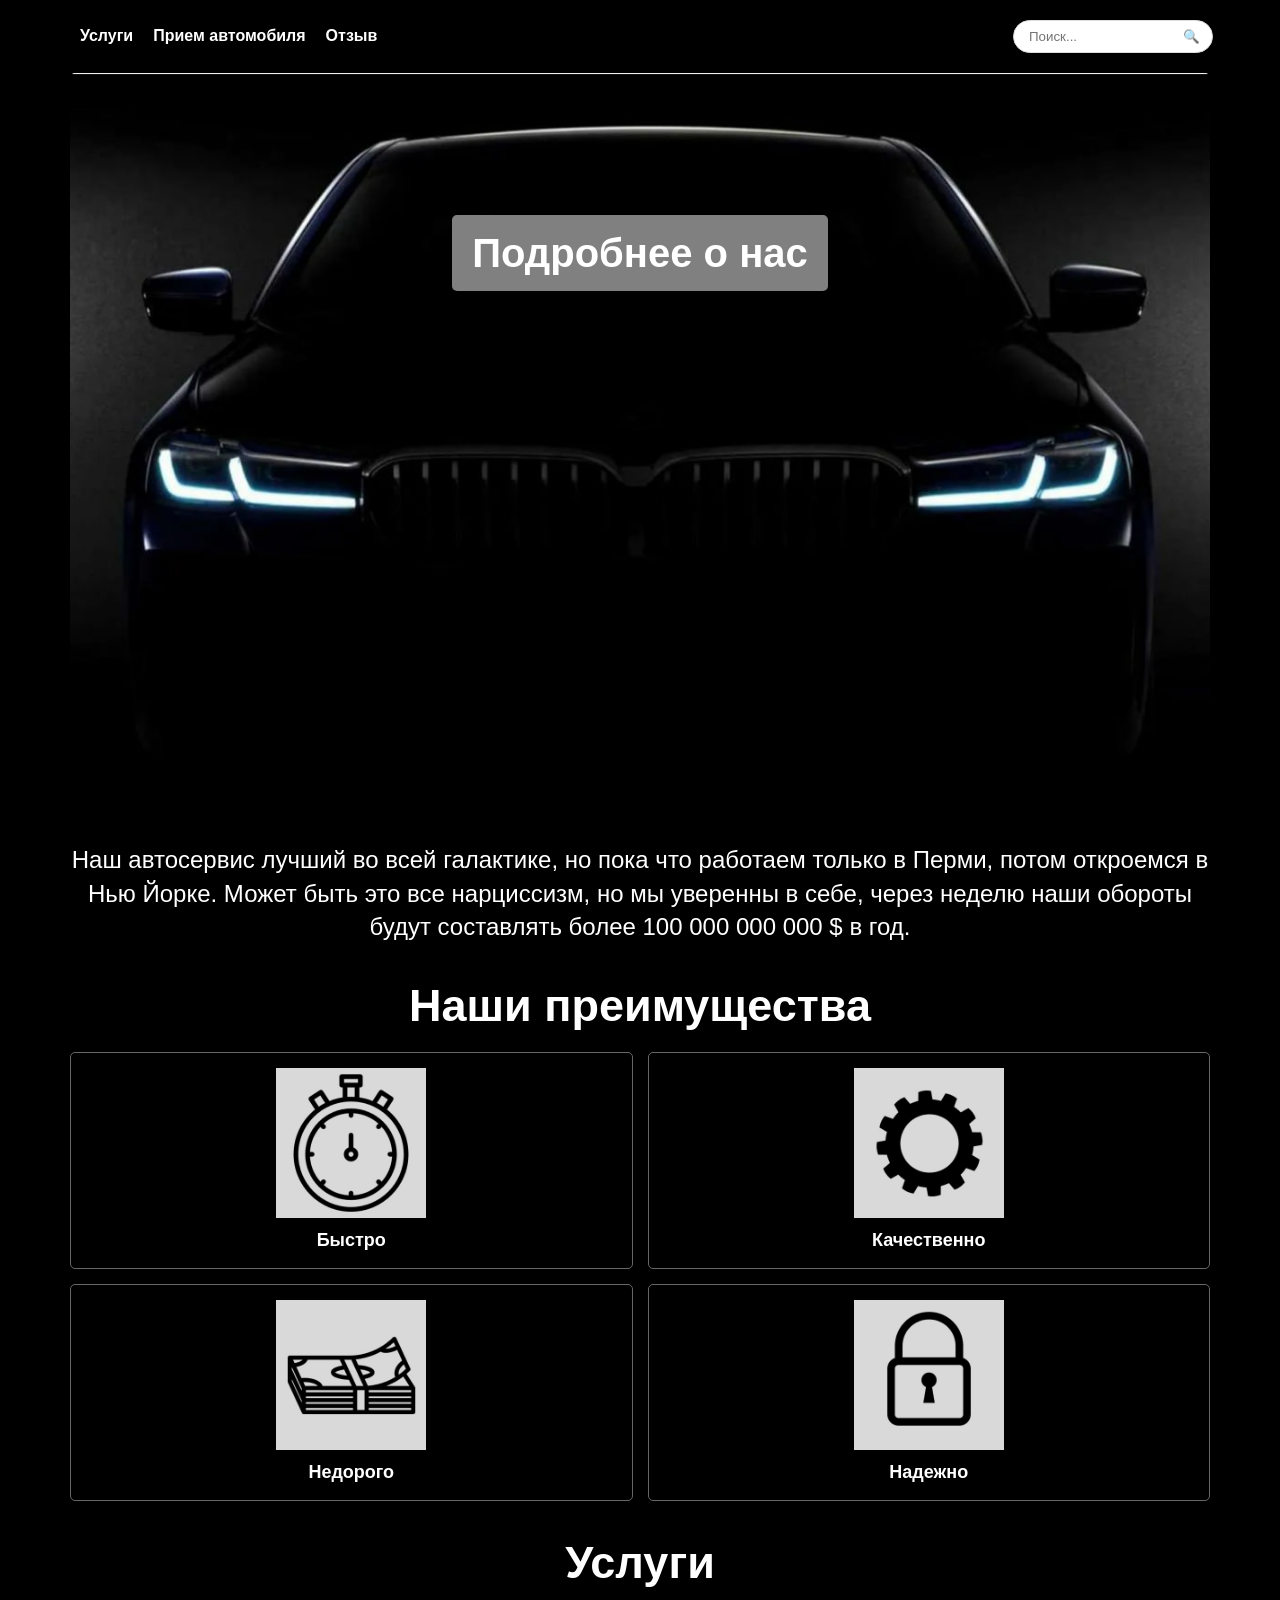
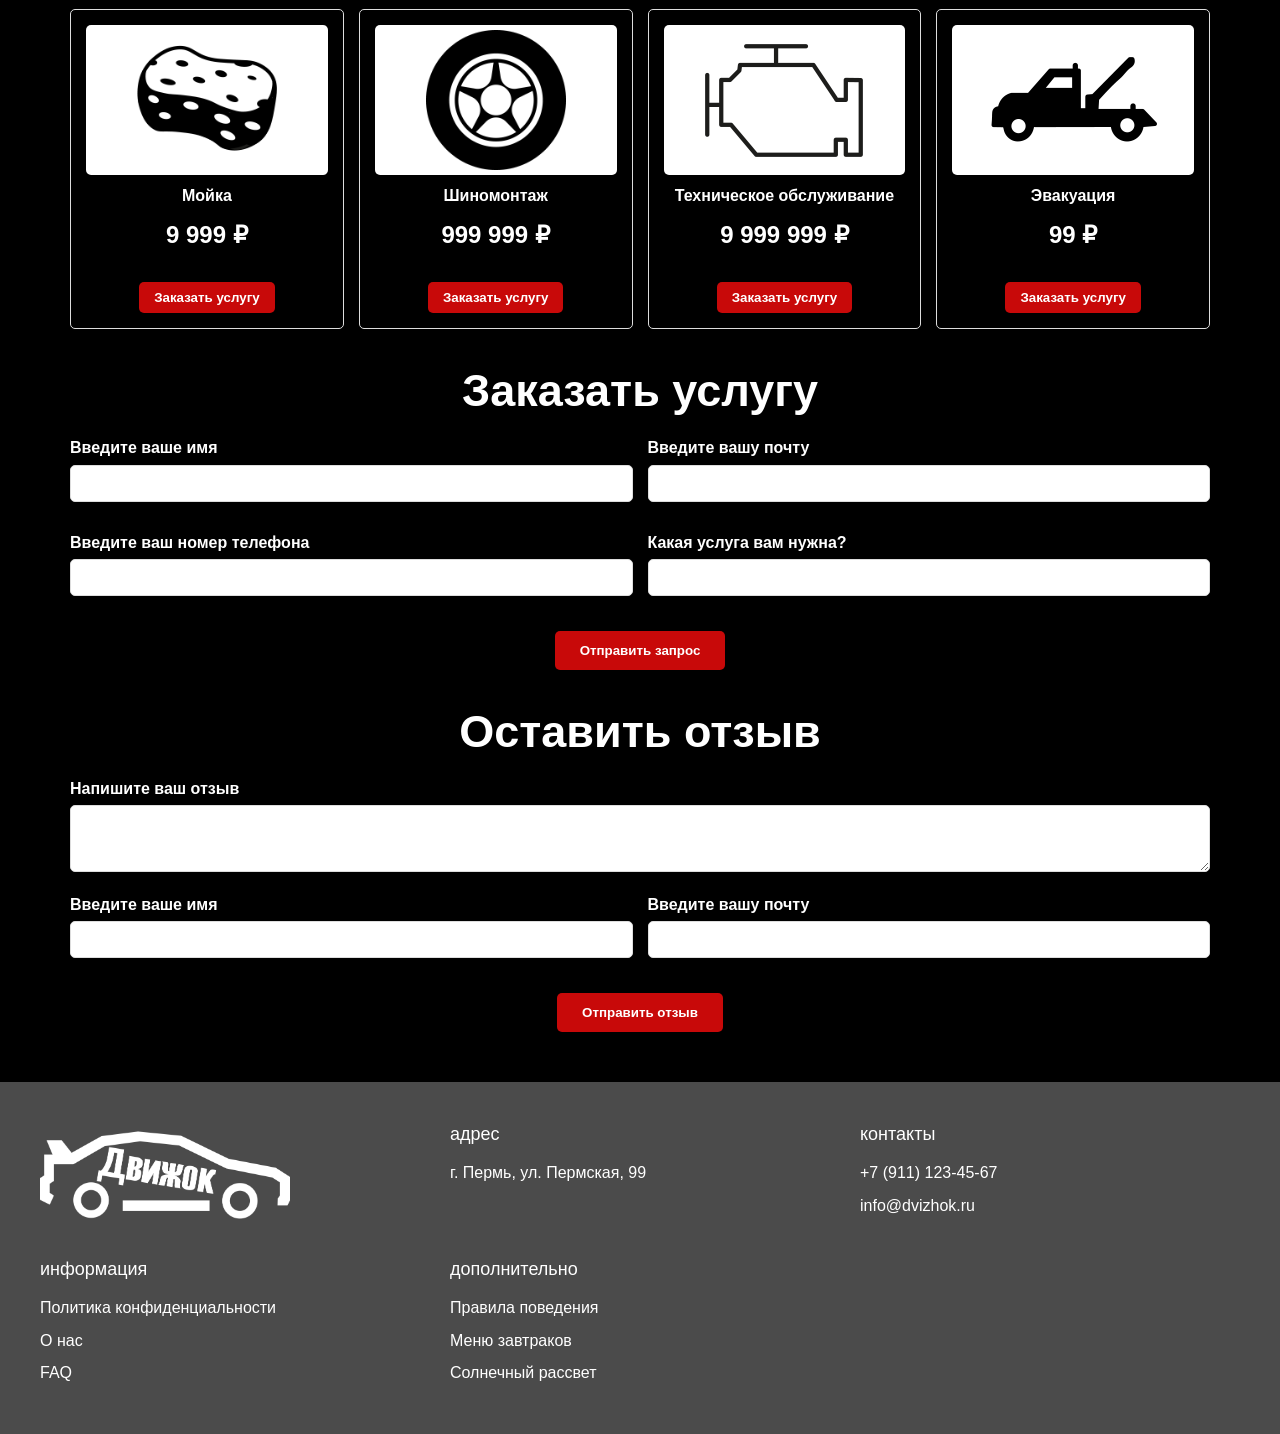
<file: Drive/index.html>
<!DOCTYPE html>
<html lang="ru">
<head>
    <meta charset="UTF-8">
    <meta name="viewport" content="width=device-width, initial-scale=1.0">
    <link rel="stylesheet" href="style.css">
    <title>Автосервис Движок</title>
</head>
<body>
    <div class="container">
        <nav class="top-nav">
            <input type="checkbox" id="burger-toggle" class="burger-toggle">
            <label for="burger-toggle" class="burger-icon">
                <span></span>
                <span></span>
                <span></span>
            </label>
            <div class="nav-links">
                <a href="#services">Услуги</a>
                <a href="#order-service">Прием автомобиля</a>
                <a href="#review">Отзыв</a>
            </div>
            <div class="search-bar">
                <input type="text" placeholder="Поиск...">
                <button type="submit">🔍</button>
            </div>
        </nav>
        <!-- Баннер -->
        <div class="startscreen">
            <div class="startscreen_contain">
                <a href="#" class="btn">Подробнее о нас</a>
            </div>
        </div>

        <!-- О сервисе -->
        <div class="section">
            <p>Наш автосервис лучший во всей галактике, но пока что работаем только в Перми, потом откроемся в Нью Йорке. Может быть это все нарциссизм, но мы уверенны в себе, через неделю наши обороты будут составлять более 100 000 000 000 $ в год.</p>
        </div>

        <!-- Преимущества -->
        <div class="section">
            <div class="section-title">Наши преимущества</div>
            <div class="advantages">
                <div class="advantage">
                    <img src="Файлы/Приемущества/timer.png">
                    <p>Быстро</p>
                </div>
                <div class="advantage">
                    <img src="Файлы/Приемущества/circle.png">
                    <p>Качественно</p>
                </div>
                <div class="advantage">
                    <img src="Файлы/Приемущества/money.png">
                    <p>Недорого</p>
                </div>
                <div class="advantage">
                    <img src="Файлы/Приемущества/lock.png">
                    <p>Надежно</p>
                </div>
            </div>
        </div>

        <!-- Услуги -->
        <div class="section" id="services">
            <div class="section-title">Услуги</div>
            <div class="services">
                <div class="service">
                    <div class="service-img">
                        <img src="Файлы/Услуги/Губка.png">
                    </div>
                    <div class="service-name">Мойка</div>
                    <div class="service-price">9 999 ₽</div>
                    <button class="service-btn">Заказать услугу</button>
                </div>
                <div class="service">
                    <div class="service-img">
                        <img src="Файлы/Услуги/Колесо.png">
                    </div>
                    <div class="service-name">Шиномонтаж</div>
                    <div class="service-price">999 999 ₽</div>
                    <button class="service-btn">Заказать услугу</button>
                </div>
                <div class="service">
                    <div class="service-img">
                        <img src="Файлы/Услуги/Чек.png">
                    </div>
                    <div class="service-name">Техническое обслуживание</div>
                    <div class="service-price">9 999 999 ₽</div>
                    <button class="service-btn">Заказать услугу</button>
                </div>
                <div class="service">
                    <div class="service-img">
                        <img src="Файлы/Услуги/Эвакуатор.png">
                    </div>
                    <div class="service-name">Эвакуация</div>
                    <div class="service-price">99 ₽</div>
                    <button class="service-btn">Заказать услугу</button>
                </div>
            </div>
        </div>

        <!-- Форма запроса -->
        <div class="form-section" id="order-service">
            <div class="section-title">Заказать услугу</div>
            <div class="form-row">
                <div class="form-field">
                    <label>Введите ваше имя</label>
                    <input type="text">
                </div>
                <div class="form-field">
                    <label>Введите вашу почту</label>
                    <input type="email">
                </div>
            </div>
            <div class="form-row">
                <div class="form-field">
                    <label>Введите ваш номер телефона</label>
                    <input type="tel">
                </div>
                <div class="form-field">
                    <label>Какая услуга вам нужна?</label>
                    <input type="text">
                </div>
            </div>
            <button type="submit" class="form-submit">Отправить запрос</button>
        </div>

        <!-- Форма отзыва -->
        <div class="form-section" id="review">
            <div class="section-title">Оставить отзыв</div>
            <div class="form-field">
                <label>Напишите ваш отзыв</label>
                <textarea rows="3"></textarea>
            </div>
            <div class="form-row">
                <div class="form-field">
                    <label>Введите ваше имя</label>
                    <input type="text">
                </div>
                <div class="form-field">
                    <label>Введите вашу почту</label>
                    <input type="email">
                </div>
            </div>
            <button type="submit" class="form-submit">Отправить отзыв</button>
        </div>
    </div>
    <footer>
        <div class="footer-container">
            <div class="footer-column">
                <div class="logo">
                    <img src="Файлы/Лого/лого белый.png" alt="Логотип" class="footer-logo">
                </div>
            </div>
            <div class="footer-column">
                <h3>адрес</h3>
                <p>г. Пермь, ул. Пермская, 99</p>
            </div>
            <div class="footer-column">
                <h3>контакты</h3>
                <p class="contact-info">+7 (911) 123-45-67</p>
                <p class="contact-info"><a href="mailto:info@dvizhok.ru">info@dvizhok.ru</a></p>
            </div>
            <div class="footer-column">
                <h3>Информация</h3>
                <a href="#">Политика конфиденциальности</a>
                <a href="#">О нас</a>
                <a href="#">FAQ</a>
            </div>
            <div class="footer-column">
                <h3>Дополнительно</h3>
                <a href="#">Правила поведения</a>
                <a href="#">Меню завтраков</a>
                <a href="#">Солнечный рассвет</a>
            </div>
        </div>
    </footer>
    <script>
        // Плавная прокрутка для ссылок навигации
        document.querySelectorAll('.nav-links a').forEach(link => {
            link.addEventListener('click', (e) => {
                e.preventDefault();
                const targetId = link.getAttribute('href').substring(1);
                const targetElement = document.getElementById(targetId);
                if (targetElement) {
                    targetElement.scrollIntoView({ behavior: 'smooth' });
                }
                // Закрытие бургер-меню
                document.getElementById('burger-toggle').checked = false;
            });
        });
    </script>
</body>
</html>
</file>
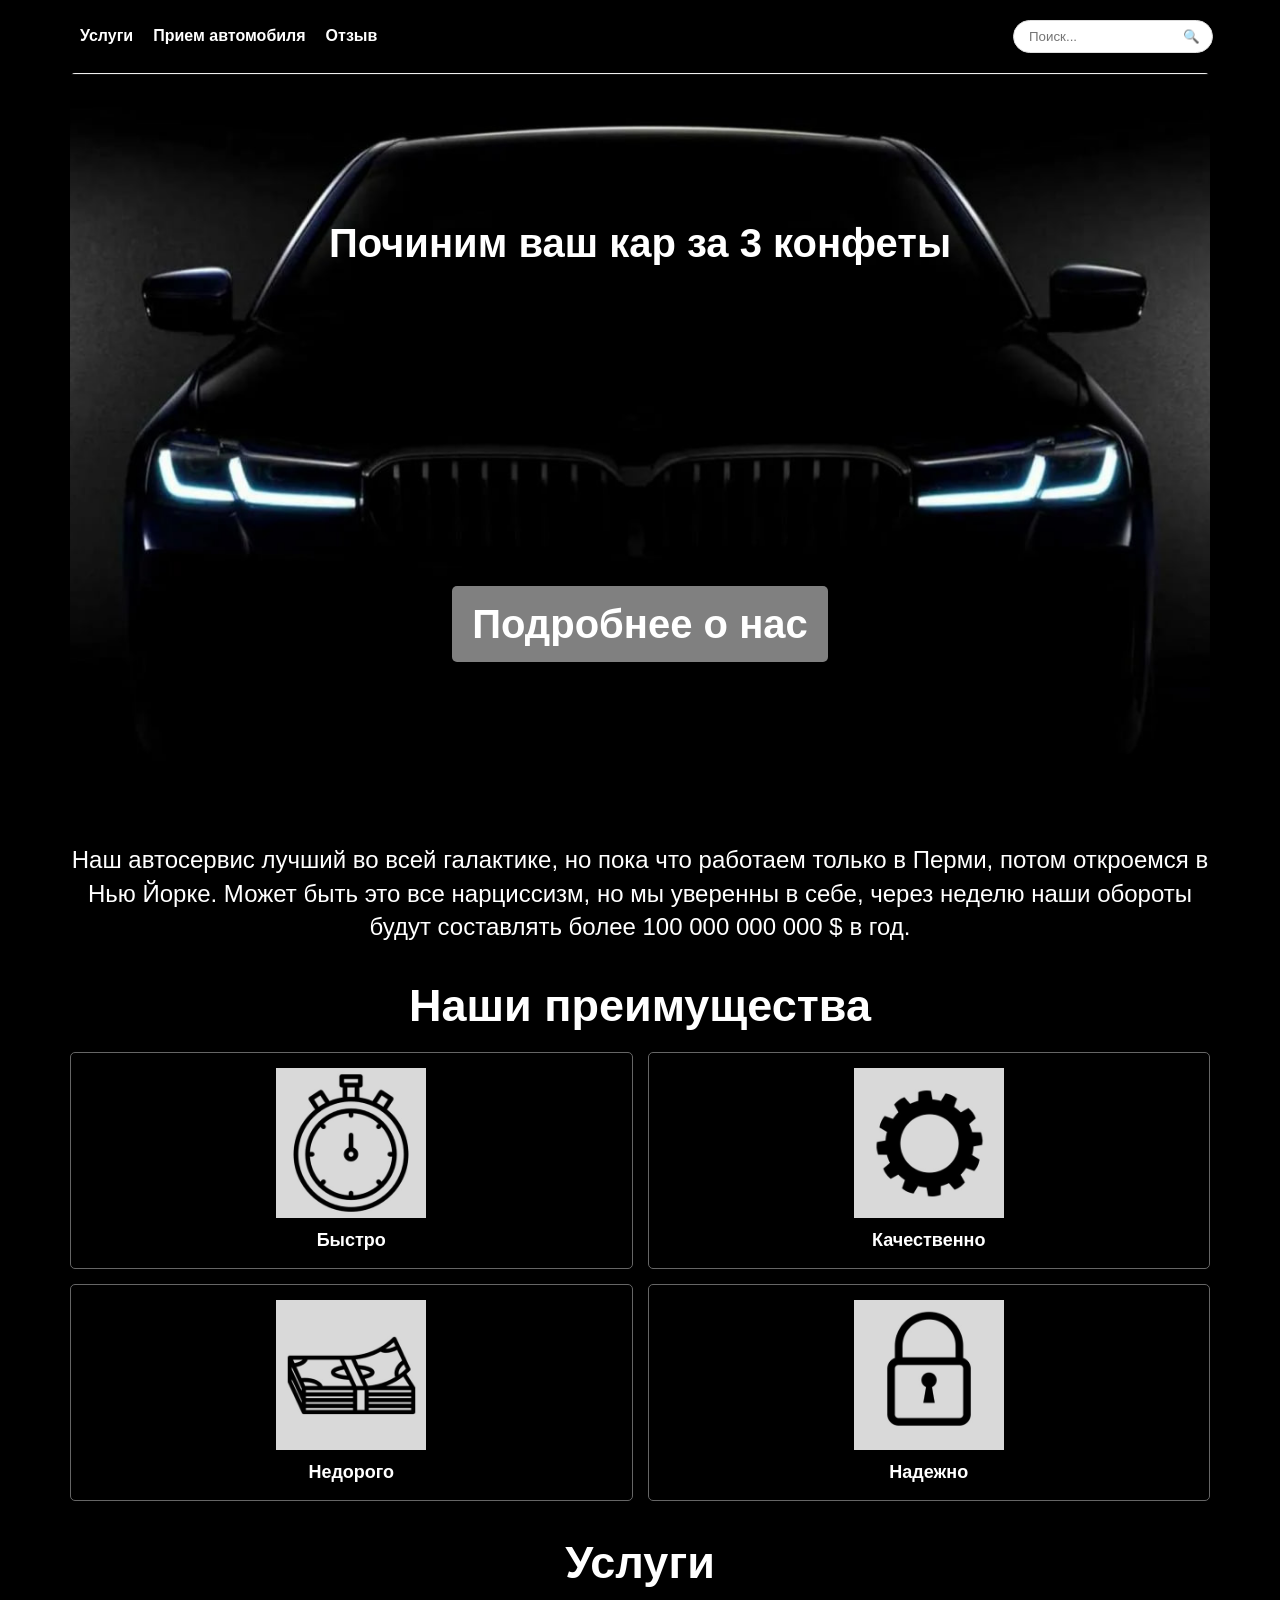
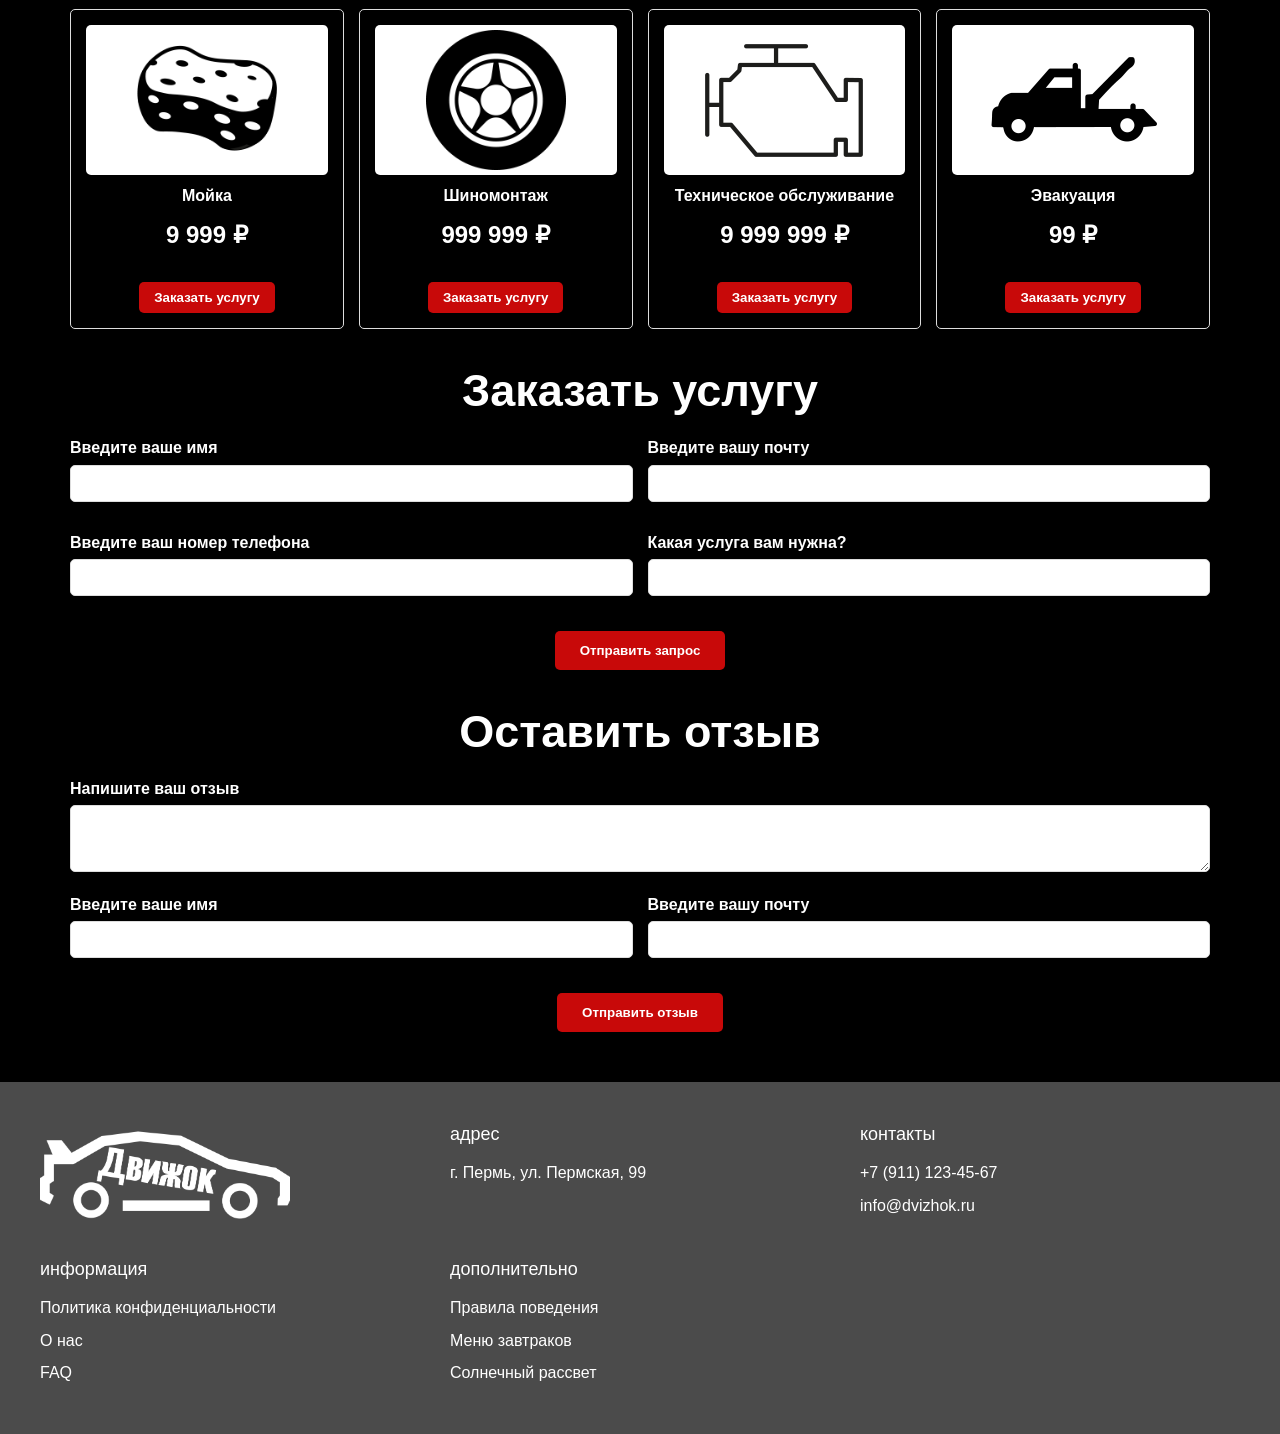
<file: Drive/ingex.html>
<!DOCTYPE html>
<html lang="ru">
<head>
    <meta charset="UTF-8">
    <meta name="viewport" content="width=device-width, initial-scale=1.0">
    <link rel="stylesheet" href="style.css">
    <title>Автосервис Движок</title>
</head>
<body>
    <div class="container">
        <nav class="top-nav">
            <input type="checkbox" id="burger-toggle" class="burger-toggle">
            <label for="burger-toggle" class="burger-icon">
                <span></span>
                <span></span>
                <span></span>
            </label>
            <div class="nav-links">
                <a href="#services">Услуги</a>
                <a href="#order-service">Прием автомобиля</a>
                <a href="#review">Отзыв</a>
            </div>
            <div class="search-bar">
                <input type="text" placeholder="Поиск...">
                <button type="submit">🔍</button>
            </div>
        </nav>
        <!-- Баннер -->
        <div class="startscreen">
            <div class="startscreen_contain">
                <h1>Починим ваш кар за 3 конфеты</h1>
                <a href="#" class="btn">Подробнее о нас</a>
            </div>
        </div>

        <!-- О сервисе -->
        <div class="section">
            <p>Наш автосервис лучший во всей галактике, но пока что работаем только в Перми, потом откроемся в Нью Йорке. Может быть это все нарциссизм, но мы уверенны в себе, через неделю наши обороты будут составлять более 100 000 000 000 $ в год.</p>
        </div>

        <!-- Преимущества -->
        <div class="section">
            <div class="section-title">Наши преимущества</div>
            <div class="advantages">
                <div class="advantage">
                    <img src="Файлы/Приемущества/timer.png">
                    <p>Быстро</p>
                </div>
                <div class="advantage">
                    <img src="Файлы/Приемущества/circle.png">
                    <p>Качественно</p>
                </div>
                <div class="advantage">
                    <img src="Файлы/Приемущества/money.png">
                    <p>Недорого</p>
                </div>
                <div class="advantage">
                    <img src="Файлы/Приемущества/lock.png">
                    <p>Надежно</p>
                </div>
            </div>
        </div>

        <!-- Услуги -->
        <div class="section" id="services">
            <div class="section-title">Услуги</div>
            <div class="services">
                <div class="service">
                    <div class="service-img">
                        <img src="Файлы/Услуги/Губка.png">
                    </div>
                    <div class="service-name">Мойка</div>
                    <div class="service-price">9 999 ₽</div>
                    <button class="service-btn">Заказать услугу</button>
                </div>
                <div class="service">
                    <div class="service-img">
                        <img src="Файлы/Услуги/Колесо.png">
                    </div>
                    <div class="service-name">Шиномонтаж</div>
                    <div class="service-price">999 999 ₽</div>
                    <button class="service-btn">Заказать услугу</button>
                </div>
                <div class="service">
                    <div class="service-img">
                        <img src="Файлы/Услуги/Чек.png">
                    </div>
                    <div class="service-name">Техническое обслуживание</div>
                    <div class="service-price">9 999 999 ₽</div>
                    <button class="service-btn">Заказать услугу</button>
                </div>
                <div class="service">
                    <div class="service-img">
                        <img src="Файлы/Услуги/Эвакуатор.png">
                    </div>
                    <div class="service-name">Эвакуация</div>
                    <div class="service-price">99 ₽</div>
                    <button class="service-btn">Заказать услугу</button>
                </div>
            </div>
        </div>

        <!-- Форма запроса -->
        <div class="form-section" id="order-service">
            <div class="section-title">Заказать услугу</div>
            <div class="form-row">
                <div class="form-field">
                    <label>Введите ваше имя</label>
                    <input type="text">
                </div>
                <div class="form-field">
                    <label>Введите вашу почту</label>
                    <input type="email">
                </div>
            </div>
            <div class="form-row">
                <div class="form-field">
                    <label>Введите ваш номер телефона</label>
                    <input type="tel">
                </div>
                <div class="form-field">
                    <label>Какая услуга вам нужна?</label>
                    <input type="text">
                </div>
            </div>
            <button type="submit" class="form-submit">Отправить запрос</button>
        </div>

        <!-- Форма отзыва -->
        <div class="form-section" id="review">
            <div class="section-title">Оставить отзыв</div>
            <div class="form-field">
                <label>Напишите ваш отзыв</label>
                <textarea rows="3"></textarea>
            </div>
            <div class="form-row">
                <div class="form-field">
                    <label>Введите ваше имя</label>
                    <input type="text">
                </div>
                <div class="form-field">
                    <label>Введите вашу почту</label>
                    <input type="email">
                </div>
            </div>
            <button type="submit" class="form-submit">Отправить отзыв</button>
        </div>
    </div>
    <footer>
        <div class="footer-container">
            <div class="footer-column">
                <div class="logo">
                    <img src="Файлы/Лого/лого белый.png" alt="Логотип" class="footer-logo">
                </div>
            </div>
            <div class="footer-column">
                <h3>адрес</h3>
                <p>г. Пермь, ул. Пермская, 99</p>
            </div>
            <div class="footer-column">
                <h3>контакты</h3>
                <p class="contact-info">+7 (911) 123-45-67</p>
                <p class="contact-info"><a href="mailto:info@dvizhok.ru">info@dvizhok.ru</a></p>
            </div>
            <div class="footer-column">
                <h3>Информация</h3>
                <a href="#">Политика конфиденциальности</a>
                <a href="#">О нас</a>
                <a href="#">FAQ</a>
            </div>
            <div class="footer-column">
                <h3>Дополнительно</h3>
                <a href="#">Правила поведения</a>
                <a href="#">Меню завтраков</a>
                <a href="#">Солнечный рассвет</a>
            </div>
        </div>
    </footer>
    <script>
        // Плавная прокрутка для ссылок навигации
        document.querySelectorAll('.nav-links a').forEach(link => {
            link.addEventListener('click', (e) => {
                e.preventDefault();
                const targetId = link.getAttribute('href').substring(1);
                const targetElement = document.getElementById(targetId);
                if (targetElement) {
                    targetElement.scrollIntoView({ behavior: 'smooth' });
                }
                // Закрытие бургер-меню
                document.getElementById('burger-toggle').checked = false;
            });
        });
    </script>
</body>
</html>
</file>
<file: Drive/style.css>
* {
    margin: 0;
    padding: 0;
    box-sizing: border-box;
    font-family: Arial, sans-serif;
}

.top-nav {
    display: flex;
    justify-content: space-between;
    align-items: center;
    margin-bottom: 20px;
    padding: 0 10px;
    position: relative;
}

.nav-links {
    display: flex;
    gap: 20px;
}

.nav-links a {
    text-decoration: none;
    color: white;
    font-weight: bold;
    transition: color 0.3s ease, transform 0.3s ease;
}

.nav-links a:hover {
    color: #C80909;
    transform: scale(1.1);
}

.nav-links a.active {
    color: #C80909;
}

.search-bar {
    display: flex;
    align-items: center;
}

.search-bar input {
    padding: 8px 15px;
    border: 1px solid #ddd;
    border-radius: 20px;
    outline: none;
    width: 200px;
    transition: border-color 0.3s ease;
}

.search-bar input:focus {
    border-color: #C80909;
}

.search-bar button {
    background: none;
    border: none;
    cursor: pointer;
    margin-left: -30px;
    color: #666;
    transition: transform 0.3s ease;
}

.search-bar button:hover {
    transform: scale(1.2);
}

/* Бургер-меню */
.burger-toggle {
    display: none;
}

.burger-icon {
    display: none;
    width: 30px;
    height: 20px;
    position: relative;
    cursor: pointer;
    z-index: 1000;
}

.burger-icon span {
    background: #fff;
    position: absolute;
    left: 0;
    width: 100%;
    height: 3px;
    border-radius: 2px;
    transition: all 0.3s ease;
}

.burger-icon span:nth-child(1) {
    top: 0;
}

.burger-icon span:nth-child(2) {
    top: 8px;
}

.burger-icon span:nth-child(3) {
    top: 16px;
}

.burger-toggle:checked + .burger-icon span:nth-child(1) {
    transform: rotate(45deg);
    top: 8px;
}

.burger-toggle:checked + .burger-icon span:nth-child(2) {
    opacity: 0;
}

.burger-toggle:checked + .burger-icon span:nth-child(3) {
    transform: rotate(-45deg);
    top: 8px;
}

body {
    background-color: #000;
    color: #fff;
    line-height: 1.4;
}

.container {
    max-width: 1180px;
    margin: 0 auto;
    padding: 20px;
}

.startscreen {
    font-size: 40px;
    background-image: url('Файлы/Стартовый экран/стартовый экран.jpg');
    background-position: center;
    background-size: cover;
    width: 100%;
    height: 740px;
    text-align: center;
    margin-bottom: 30px;
    border-radius: 5px;
    animation: fadeIn 1s ease-out;
}

.startscreen_contain {
    padding-top: 142px;
}

.startscreen h1 {
    color: white;
    font-size: 40px;
    margin-bottom: 315px;
    animation: slideInUp 0.8s ease-out;
}

.startscreen .btn {
    display: inline-block;
    background-color: grey;
    color: white;
    padding: 10px 20px;
    border-radius: 5px;
    text-decoration: none;
    font-weight: bold;
    transition: background-color 0.3s ease, transform 0.3s ease;
}

.startscreen .btn:hover {
    background-color: #C80909;
    transform: scale(1.05);
}

.section {
    font-size: 24px;
    margin-bottom: 30px;
    text-align: center;
    opacity: 0;
    animation: fadeIn 0.8s ease-out forwards;
    animation-delay: 0.2s;
}

.section-title {
    font-size: 45px;
    margin-bottom: 15px;
    text-align: center;
    font-weight: bold;
}

.advantages {
    display: grid;
    grid-template-columns: repeat(2, 1fr);
    gap: 15px;
    margin-bottom: 30px;
}

.advantage {
    padding: 15px;
    text-align: center;
    border-radius: 5px;
    font-weight: bold;
    border: 1px solid #666;
    display: flex;
    flex-direction: column;
    align-items: center;
    gap: 10px;
    transition: transform 0.3s ease, box-shadow 0.3s ease;
}

.advantage:hover {
    transform: translateY(-5px);
    box-shadow: 0 4px 8px rgba(255, 255, 255, 0.2);
}

.advantage img {
    width: 150px;
    height: 150px;
    object-fit: contain;
}

.advantage p {
    font-size: 18px;
}

.services {
    display: grid;
    grid-template-columns: repeat(4, 1fr);
    gap: 15px;
    margin-bottom: 30px;
}

.service {
    border: 1px solid #ddd;
    padding: 15px;
    border-radius: 5px;
    display: flex;
    flex-direction: column;
    justify-content: space-between;
    min-height: 320px;
    position: relative;
    transition: transform 0.3s ease, box-shadow 0.3s ease;
}

.service:hover {
    transform: translateY(-5px);
    box-shadow: 0 4px 8px rgba(255, 255, 255, 0.2);
}

.service-img {
    background-color: white;
    border-radius: 5px;
    margin-bottom: 10px;
    padding: 5px;
    display: flex;
    justify-content: center;
    align-items: center;
    height: 150px;
}

.service img {
    max-width: 100%;
    max-height: 100%;
    object-fit: contain;
    display: block;
}

.service-name {
    margin-bottom: 10px;
    font-weight: bold;
    font-size: 16px;
}

.service-price {
    color: #fff;
    font-weight: bold;
    margin-bottom: 10px;
    flex-grow: 1;
}

.service-btn {
    color: #fff;
    background-color: #C80909;
    border: none;
    padding: 8px 15px;
    border-radius: 5px;
    cursor: pointer;
    font-weight: bold;
    align-self: center;
    margin-top: auto;
    transition: background-color 0.3s ease, transform 0.3s ease;
}

.service-btn:hover {
    background-color: #a00707;
    transform: scale(1.05);
}

.form-section {
    margin-bottom: 30px;
    opacity: 0;
    animation: fadeIn 0.8s ease-out forwards;
    animation-delay: 0.4s;
}

.form-row {
    display: grid;
    grid-template-columns: repeat(2, 1fr);
    gap: 15px;
    margin-bottom: 15px;
}

.form-field {
    margin-bottom: 15px;
}

.form-field label {
    display: block;
    margin-bottom: 5px;
    font-weight: bold;
}

.form-field input,
.form-field textarea {
    width: 100%;
    padding: 10px;
    border: 1px solid #ddd;
    border-radius: 5px;
    transition: border-color 0.3s ease;
}

.form-field input:focus,
.form-field textarea:focus {
    border-color: #C80909;
}

.form-submit {
    background-color: #C80909;
    color: white;
    border: none;
    padding: 12px 25px;
    border-radius: 5px;
    cursor: pointer;
    font-weight: bold;
    display: block;
    margin: 20px auto 0;
    transition: background-color 0.3s ease, transform 0.3s ease;
}

.form-submit:hover {
    background-color: #a00707;
    transform: scale(1.05);
}

footer {
    background-color: #4B4B4B;
    padding: 40px 20px;
    color: #fff;
}

.footer-container {
    max-width: 1200px;
    margin: 0 auto;
    display: grid;
    grid-template-columns: repeat(3, 1fr);
    gap: 30px;
}

.footer-column h3 {
    font-size: 18px;
    margin-bottom: 15px;
    font-weight: normal;
    text-transform: lowercase;
}

.footer-column p,
.footer-column a {
    display: block;
    margin-bottom: 10px;
    color: #fff;
    text-decoration: none;
    transition: color 0.3s ease;
}

.footer-column a:hover {
    color: #C80909;
}

.footer-logo {
    width: 250px;
    height: auto;
    display: block;
}

.contact-info {
    font-style: normal;
}

/* Анимации */
@keyframes fadeIn {
    from { opacity: 0; }
    to { opacity: 1; }
}

@keyframes slideInUp {
    from { transform: translateY(20px); opacity: 0; }
    to { transform: translateY(0); opacity: 1; }
}

@keyframes slideInMenu {
    from { transform: translateY(-100%); }
    to { transform: translateY(0); }
}

/* Адаптивность */
@media (max-width: 768px) {
    .container {
        padding: 15px;
    }

    .top-nav {
        flex-wrap: wrap;
        justify-content: space-between;
        align-items: center;
    }

    .burger-icon {
        display: block;
    }

    .nav-links {
        display: none;
        width: 100%;
        position: absolute;
        top: 60px;
        left: 0;
        background: #333;
        flex-direction: column;
        align-items: center;
        padding: 20px 0;
        z-index: 999;
        animation: slideInMenu 0.3s ease-out;
    }

    .burger-toggle:checked ~ .nav-links {
        display: flex;
    }

    .nav-links a {
        font-size: 18px;
        padding: 10px;
    }

    .search-bar {
        width: 100%;
        margin-top: 10px;
        justify-content: center;
    }

    .search-bar input {
        width: 100%;
        max-width: 300px;
    }

    .startscreen {
        width: 100%;
        height: 500px;
    }

    .startscreen_contain {
        padding-top: 100px;
    }

    .startscreen h1 {
        font-size: 32px;
        margin-bottom: 200px;
    }

    .startscreen .btn {
        padding: 8px 15px;
    }

    .section {
        font-size: 20px;
    }

    .section-title {
        font-size: 36px;
    }

    .advantages {
        grid-template-columns: 1fr;
        gap: 10px;
    }

    .advantage img {
        width: 100px;
        height: 100px;
    }

    .advantage p {
        font-size: 16px;
    }

    .services {
        grid-template-columns: repeat(2, 1fr);
        gap: 10px;
    }

    .service-img {
        height: 120px;
    }

    .service-name {
        font-size: 14px;
    }

    .service-price {
        font-size: 14px;
    }

    .form-row {
        grid-template-columns: 1fr;
    }

    .footer-container {
        grid-template-columns: 1fr;
        gap: 20px;
    }

    .footer-logo {
        width: 200px;
    }
}

@media (max-width: 446px) {
    .container {
        padding: 10px;
    }

    .top-nav {
        padding: 0 5px;
    }

    .nav-links {
        top: 50px;
        padding: 15px 0;
    }

    .nav-links a {
        font-size: 16px;
        padding: 8px;
    }

    .search-bar input {
        max-width: 250px;
    }

    .startscreen {
        height: 400px;
    }

    .startscreen_contain {
        padding-top: 80px;
    }

    .startscreen h1 {
        font-size: 24px;
        margin-bottom: 150px;
    }

    .startscreen .btn {
        padding: 6px 12px;
        font-size: 14px;
    }

    .section {
        font-size: 18px;
    }

    .section-title {
        font-size: 28px;
    }

    .advantage img {
        width: 30px;
        height: 30px;
    }

    .advantage p {
        font-size: 14px;
    }

    .services {
        grid-template-columns: 1fr;
    }

    .service-img {
        height: 100px;
    }

    .service-name {
        font-size: 13px;
    }

    .service-price {
        font-size: 13px;
    }

    .service-btn {
        padding: 6px 12px;
        font-size: 14px;
    }

    .form-field input,
    .form-field textarea {
        padding: 8px;
    }

    .form-submit {
        padding: 10px 20px;
        font-size: 14px;
    }

    .footer-logo {
        width: 150px;
    }
}
</file>
